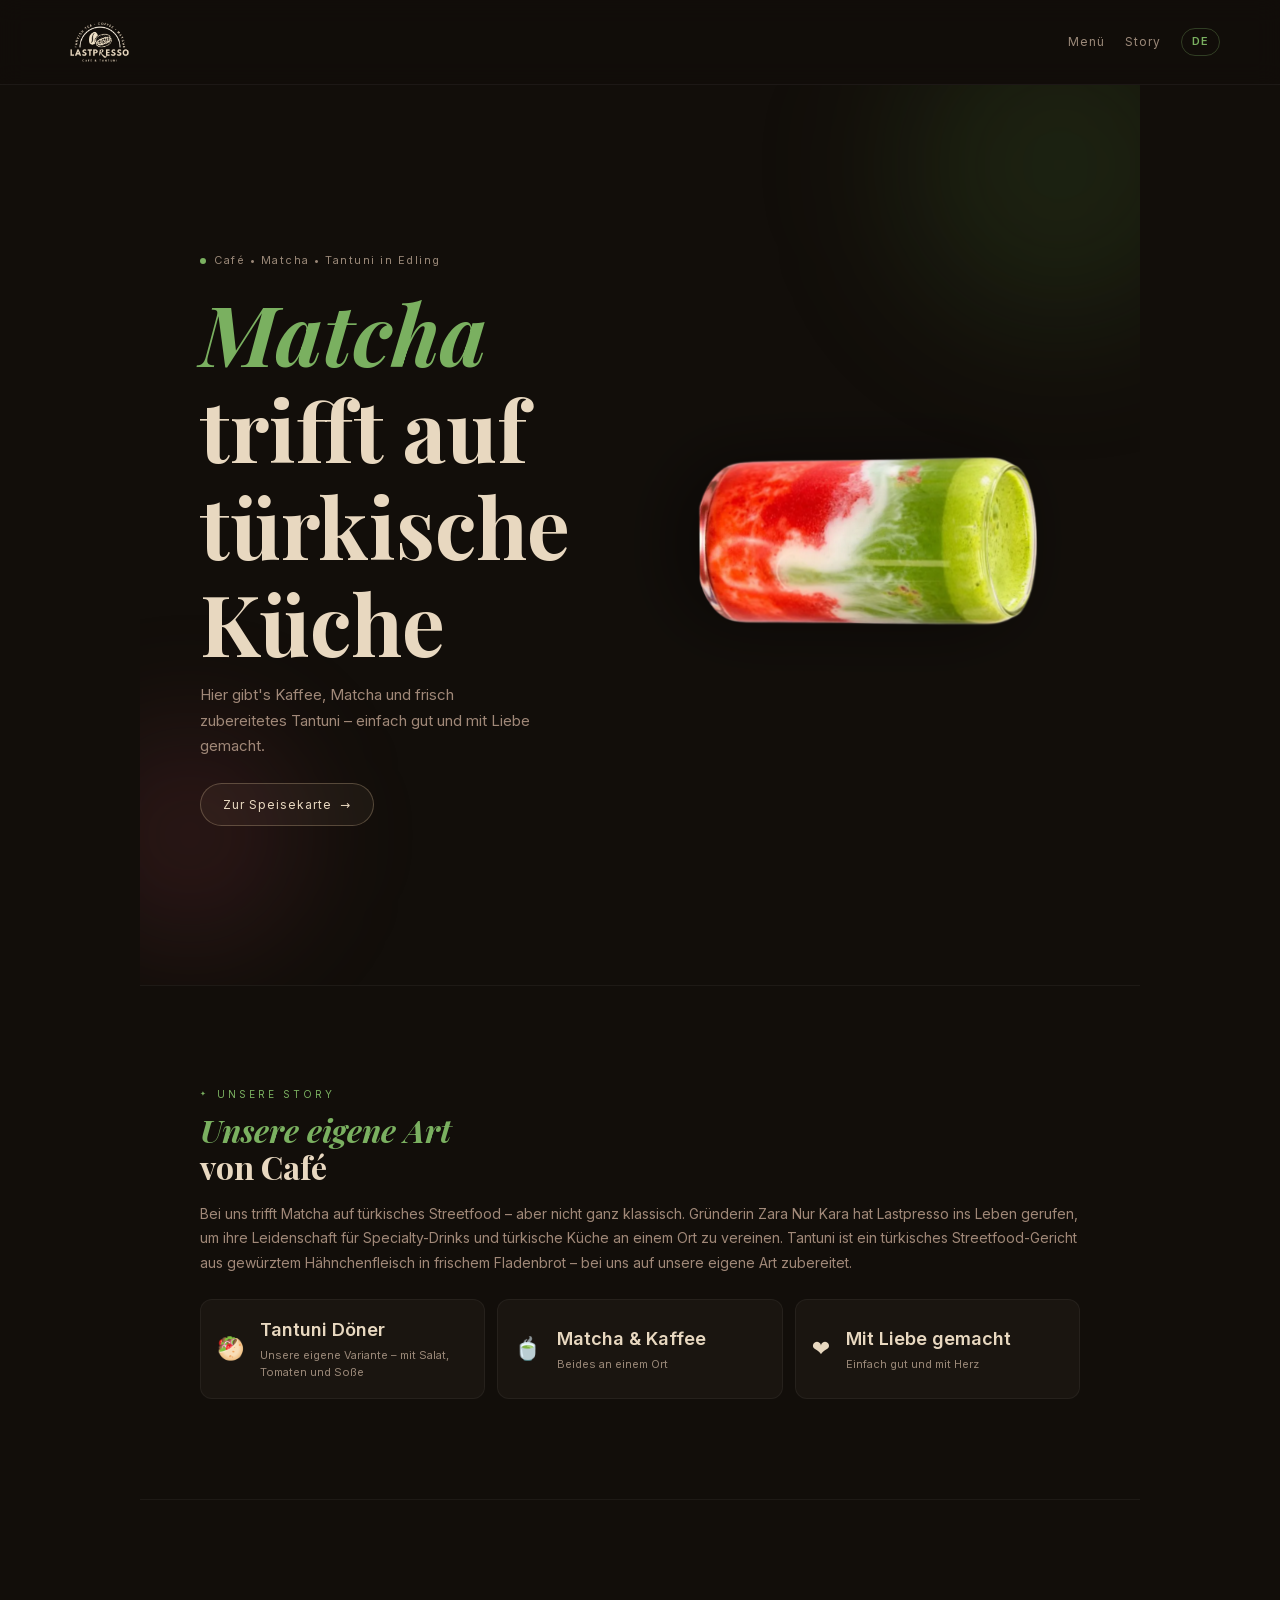
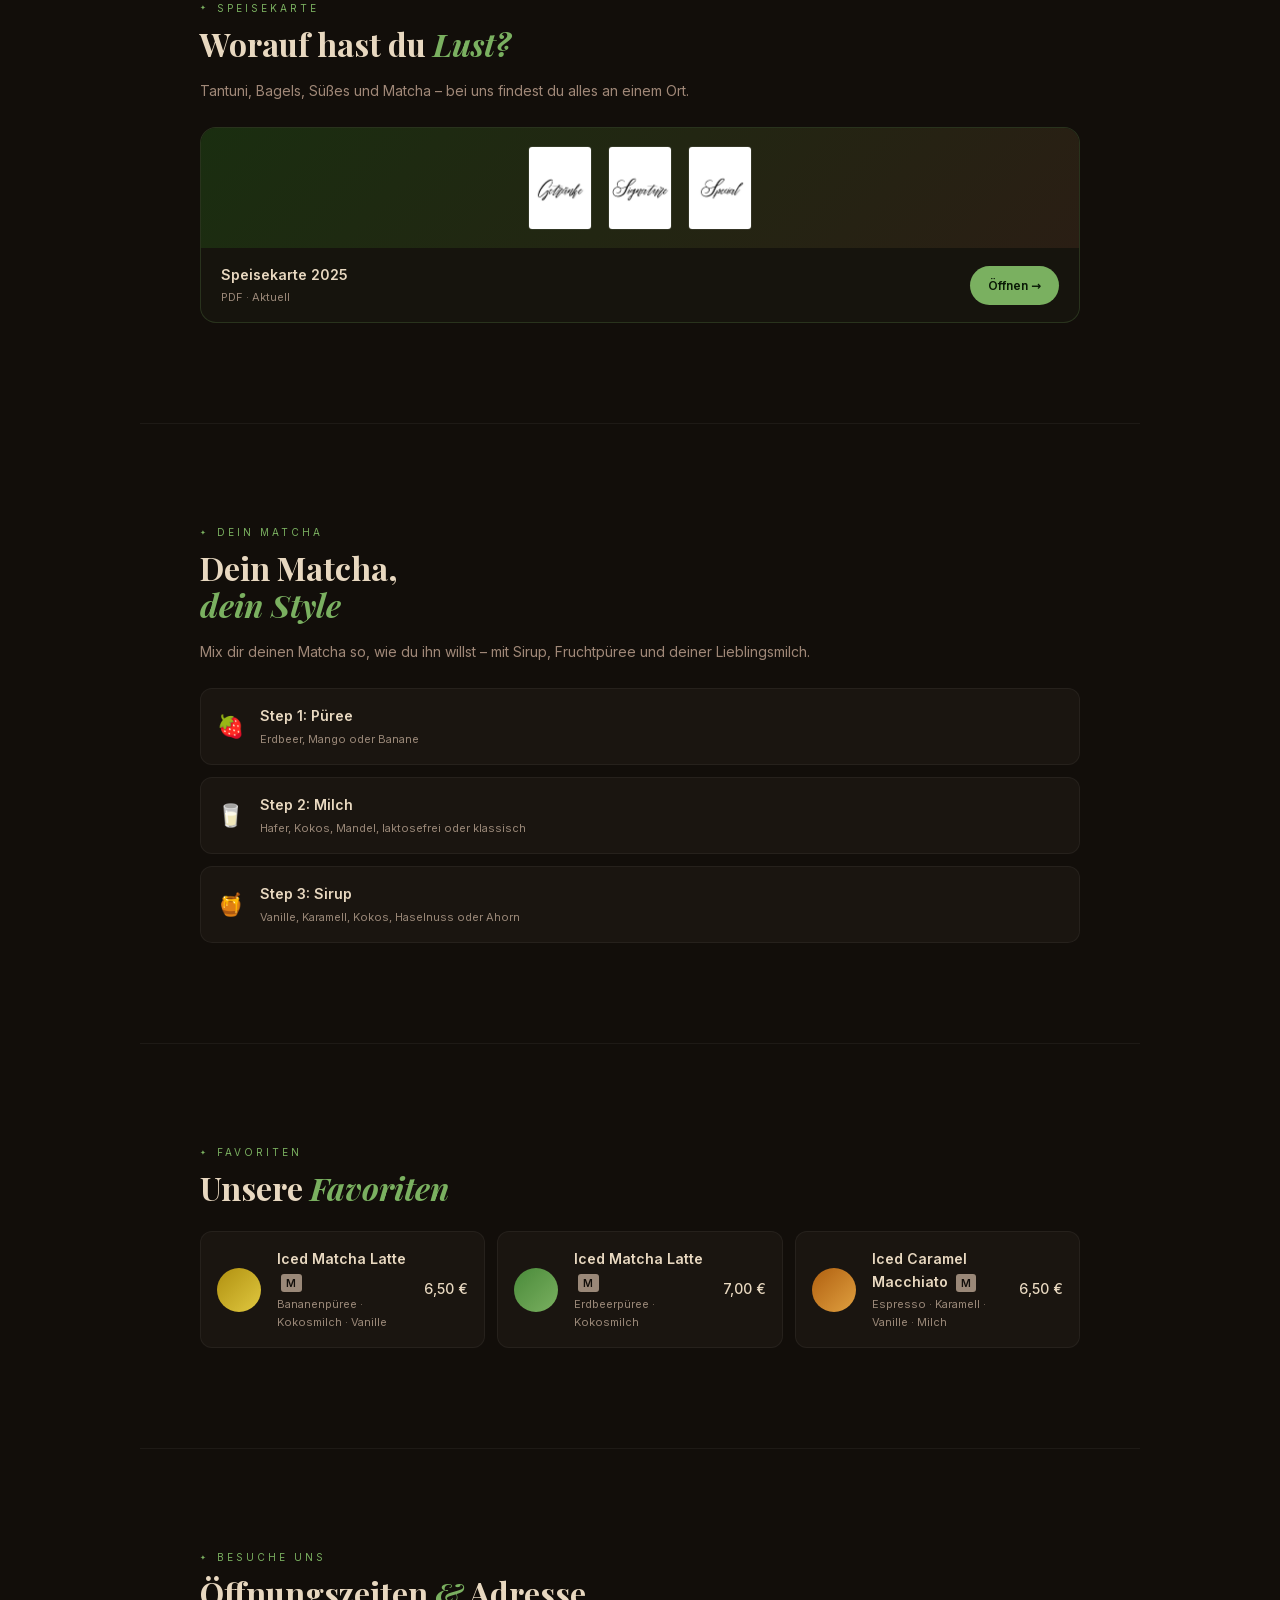
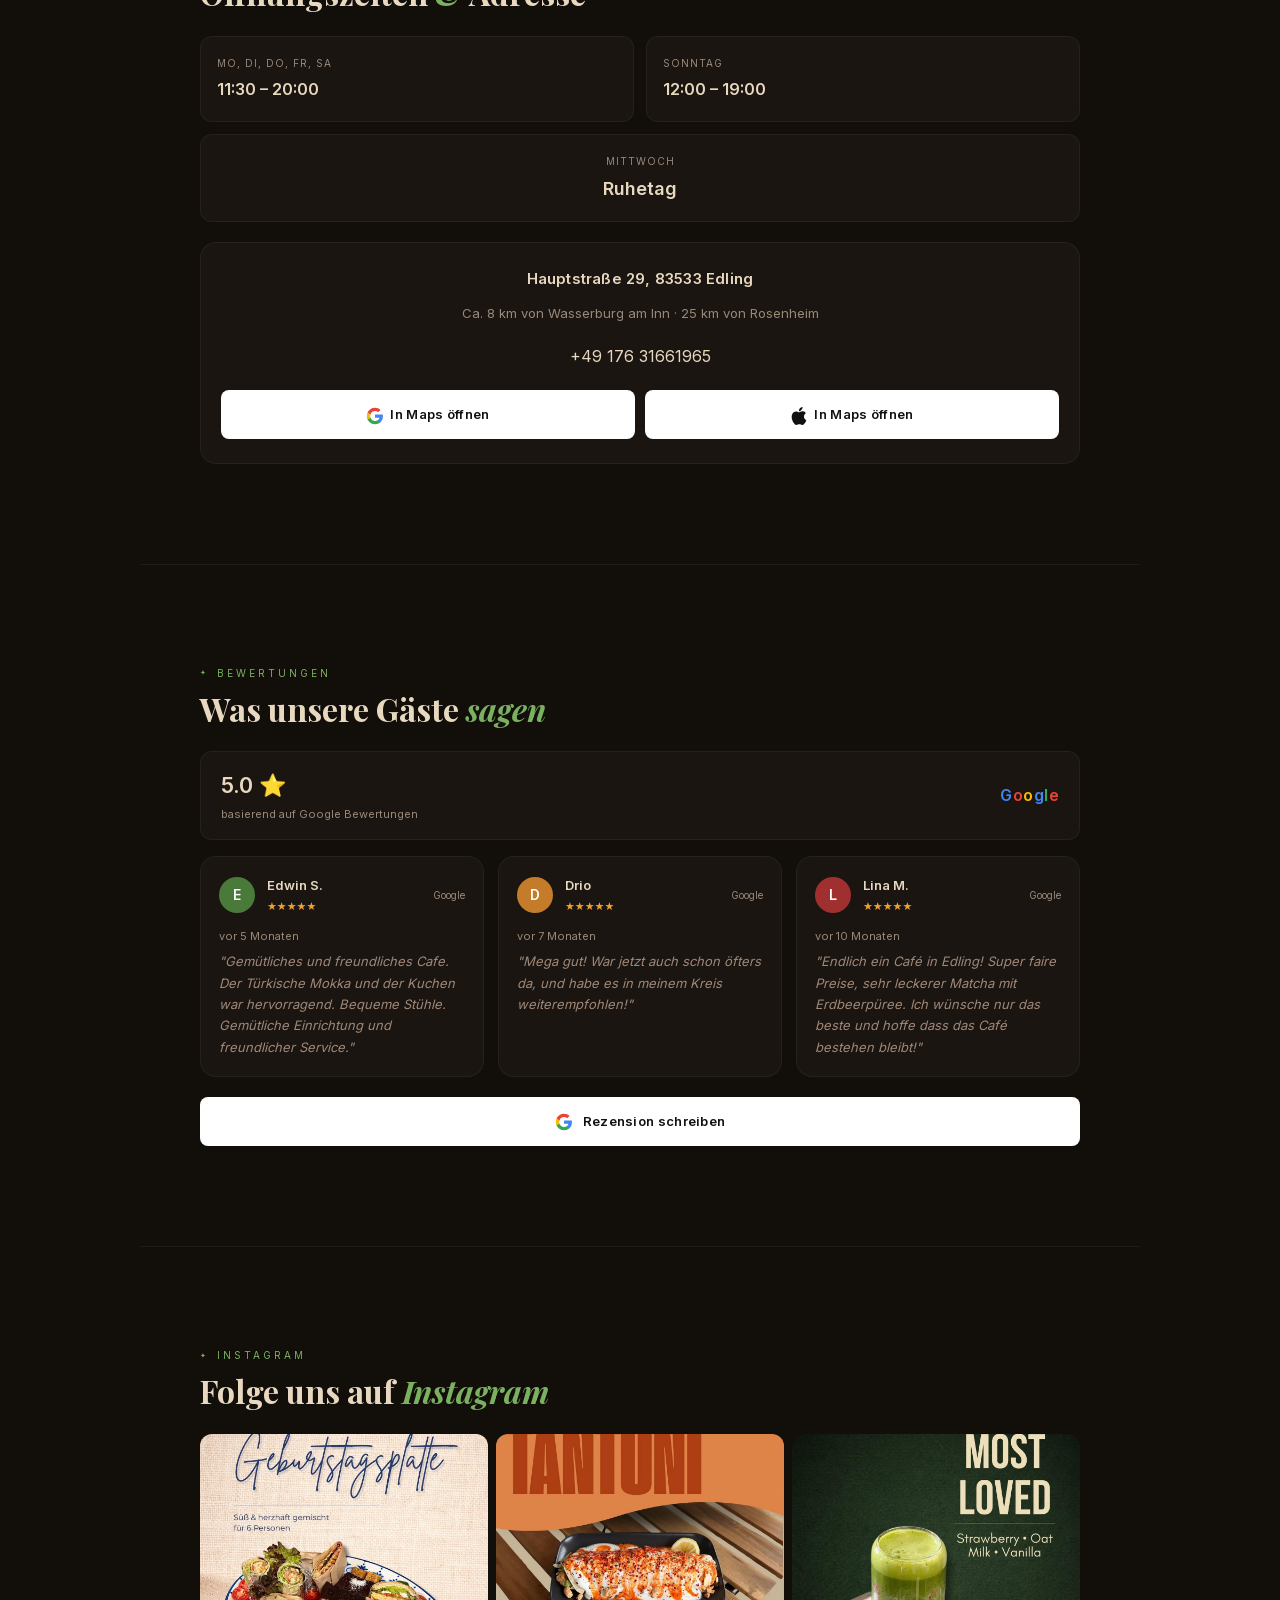
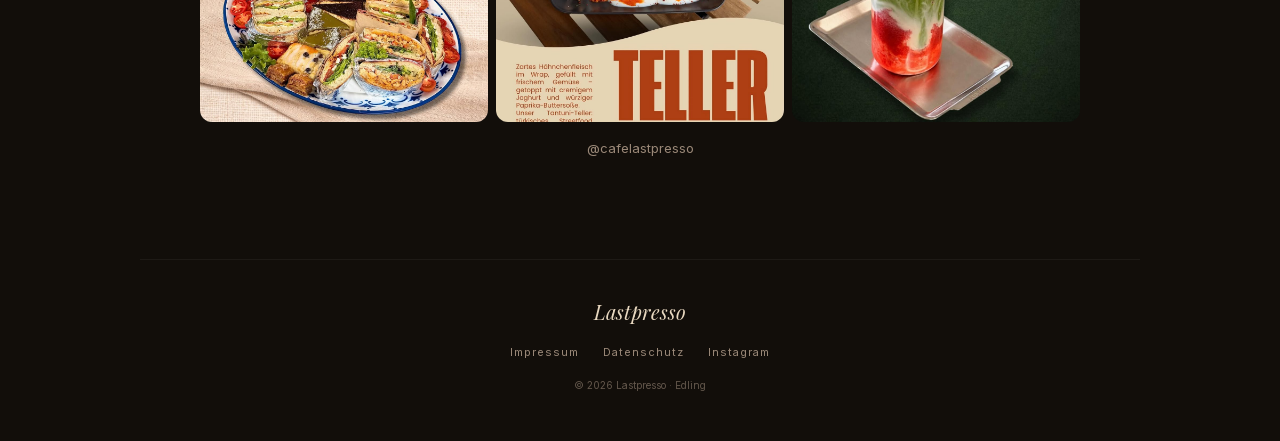
<file: index.html>
<!DOCTYPE html>
<html lang="de">
<head>
  <meta charset="UTF-8">
  <meta name="viewport" content="width=device-width, initial-scale=1.0">
  <meta name="description" content="Lastpresso – Dein Café in Edling bei Wasserburg am Inn. Handgemachter Matcha, Espresso und Tantuni – täglich frisch, mit Liebe gemacht.">
  <meta name="robots" content="index, follow">
  <meta name="theme-color" content="#120e0a">

  <!-- Open Graph -->
  <meta property="og:title" content="Lastpresso – Café Edling">
  <meta property="og:description" content="Handcrafted Matcha &amp; Espresso Drinks in Edling. Jeder Becher ein kleines Kunstwerk.">
  <meta property="og:image" content="https://lastpresso.de/assets/images/matcha-cup.png">
  <meta property="og:type" content="website">
  <meta property="og:locale" content="de_DE">
  <meta property="og:url" content="https://lastpresso.de/">

  <!-- Twitter Card -->
  <meta name="twitter:card" content="summary_large_image">
  <meta name="twitter:title" content="Lastpresso – Café Edling">
  <meta name="twitter:description" content="Handcrafted Matcha &amp; Espresso Drinks in Edling.">
  <meta name="twitter:image" content="https://lastpresso.de/assets/images/matcha-cup.png">

  <title>Lastpresso – Café & Matcha | Edling bei Wasserburg am Inn</title>
  <link rel="icon" type="image/png" href="assets/logo/beige.png">
  <link rel="apple-touch-icon" href="assets/logo/beige.png">

  <!-- Preload critical assets -->
  <link rel="preload" as="image" href="assets/images/matcha-cup.webp" type="image/webp">
  <link rel="preload" href="assets/fonts/inter-latin.woff2" as="font" type="font/woff2" crossorigin>

  <!-- GSAP (local) -->
  <script src="assets/js/gsap.min.js" defer></script>
  <script src="assets/js/ScrollTrigger.min.js" defer></script>

  <link rel="stylesheet" href="css/styles.css">

  <link rel="canonical" href="https://lastpresso.de/">

  <!-- Structured Data -->
  <script type="application/ld+json">
  {
    "@context": "https://schema.org",
    "@type": "CafeOrCoffeeShop",
    "@id": "https://lastpresso.de/#business",
    "name": "Lastpresso",
    "url": "https://lastpresso.de/",
    "telephone": "+4917631661965",
    "email": "lastpressocoffee@gmail.com",
    "priceRange": "€",
    "servesCuisine": ["Matcha", "Espresso", "Tantuni", "Türkisch"],
    "hasMenu": "https://lastpresso.de/assets/menu/speisekarte-menu.pdf",
    "image": "https://lastpresso.de/assets/images/matcha-cup.png",
    "logo": "https://lastpresso.de/assets/logo/beige.png",
    "address": {
      "@type": "PostalAddress",
      "streetAddress": "Hauptstraße 29",
      "addressLocality": "Edling",
      "postalCode": "83533",
      "addressRegion": "Bayern",
      "addressCountry": "DE"
    },
    "openingHoursSpecification": [
      {
        "@type": "OpeningHoursSpecification",
        "dayOfWeek": ["Monday","Tuesday","Thursday","Friday","Saturday"],
        "opens": "11:30",
        "closes": "20:00"
      },
      {
        "@type": "OpeningHoursSpecification",
        "dayOfWeek": ["Sunday"],
        "opens": "12:00",
        "closes": "19:00"
      }
    ],
    "servesCuisine": ["Matcha", "Espresso", "Tantuni", "Türkisch"],
    "aggregateRating": {
      "@type": "AggregateRating",
      "ratingValue": "5.0",
      "ratingCount": "48",
      "bestRating": "5"
    },
    "sameAs": ["https://www.instagram.com/cafelastpresso"]
  }
  </script>
</head>
<body>

  <nav class="nav" id="nav">
    <a class="nav-logo" href="#" aria-label="Lastpresso – Startseite">
      <img src="assets/logo/beige.png" alt="Lastpresso" class="nav-logo-img" width="120" height="60" loading="eager">
    </a>
    <div class="nav-right">
      <a class="nav-link" href="#menu" data-de="Menü" data-en="Menu">Menü</a>
      <a class="nav-link" href="#about" data-de="Story" data-en="Story">Story</a>
      <button class="lang-toggle" id="langToggle" aria-label="Switch language">DE</button>
    </div>
  </nav>

  <main>

  <!-- HERO -->
  <section class="hero" id="hero">
    <div class="hero-blob hero-blob--green"></div>
    <div class="hero-blob hero-blob--pink"></div>
    <div class="hero-inner">
      <div class="hero-text">
        <p class="hero-eyebrow">
          <span class="eyebrow-dot"></span>
          <span data-de="Café • Matcha • Tantuni in Edling" data-en="Café • Matcha • Tantuni in Edling">Café • Matcha • Tantuni in Edling</span>
        </p>
        <h1 class="hero-title">
          <em data-de="Matcha" data-en="Matcha">Matcha</em>
          <span data-de="trifft auf" data-en="meets">trifft auf</span><br>
          <span data-de="türkische Küche" data-en="Turkish cuisine">türkische Küche</span>
        </h1>
        <p class="hero-sub" data-de="Hier gibt's Kaffee, Matcha und frisch zubereitetes Tantuni – einfach gut und mit Liebe gemacht." data-en="Coffee, matcha and freshly made tantuni – simply good and made with love.">
          Hier gibt's Kaffee, Matcha und frisch zubereitetes Tantuni – einfach gut und mit Liebe gemacht.
        </p>
        <a class="hero-cta" href="#menu">
          <span data-de="Zur Speisekarte" data-en="View Menu">Zur Speisekarte</span>
          <span aria-hidden="true">→</span>
        </a>
      </div>
      <div class="cup-wrap">
        <div class="cup" id="cup">
          <picture>
            <source type="image/webp" srcset="assets/images/matcha-cup.webp">
            <img class="cup-img" src="assets/images/matcha-cup.png" alt="Lastpresso Erdbeer Matcha To-Go Becher" id="cupImg" width="320" height="400" fetchpriority="high">
          </picture>
          <div class="cup-fallback" id="cupFallback">
            <div class="cup-fallback-inner">LP</div>
          </div>
        </div>
      </div>
    </div>
  </section>

  <!-- ABOUT -->
  <section class="section" id="about">
    <p class="section-label" data-de="Unsere Story" data-en="Our Story">Unsere Story</p>
    <h2 class="section-title">
      <em data-de="Unsere eigene Art" data-en="Our own kind">Unsere eigene Art</em><br>
      <span data-de="von Café" data-en="of café">von Café</span>
    </h2>
    <p class="section-body" data-de="Bei uns trifft Matcha auf türkisches Streetfood – aber nicht ganz klassisch. Gründerin Zara Nur Kara hat Lastpresso ins Leben gerufen, um ihre Leidenschaft für Specialty-Drinks und türkische Küche an einem Ort zu vereinen. Tantuni ist ein türkisches Streetfood-Gericht aus gewürztem Hähnchenfleisch in frischem Fladenbrot – bei uns auf unsere eigene Art zubereitet." data-en="At Lastpresso, matcha meets Turkish street food – our own way. Founder Zara Nur Kara created the café to bring together her passion for specialty drinks and Turkish cuisine. Tantuni is a Turkish street food dish of spiced chicken served in flatbread – made our own way.">
      Bei uns trifft Matcha auf türkisches Streetfood – aber nicht ganz klassisch. Gründerin Zara Nur Kara hat Lastpresso ins Leben gerufen, um ihre Leidenschaft für Specialty-Drinks und türkische Küche an einem Ort zu vereinen. Tantuni ist ein türkisches Streetfood-Gericht aus gewürztem Hähnchenfleisch in frischem Fladenbrot – bei uns auf unsere eigene Art zubereitet.
    </p>
    <div class="about-grid">
      <div class="about-stat">
        <span class="stat-icon" aria-hidden="true">🥙</span>
        <div>
          <div class="stat-num" data-de="Tantuni Döner" data-en="Tantuni Döner">Tantuni Döner</div>
          <div class="stat-label" data-de="Unsere eigene Variante – mit Salat, Tomaten und Soße" data-en="Our own version – with salad, tomatoes and sauce">Unsere eigene Variante – mit Salat, Tomaten und Soße</div>
        </div>
      </div>
      <div class="about-stat">
        <span class="stat-icon" aria-hidden="true">🍵</span>
        <div>
          <div class="stat-num" data-de="Matcha & Kaffee" data-en="Matcha & Coffee">Matcha & Kaffee</div>
          <div class="stat-label" data-de="Beides an einem Ort" data-en="Both in one place">Beides an einem Ort</div>
        </div>
      </div>
      <div class="about-stat">
        <span class="stat-icon" aria-hidden="true">❤️</span>
        <div>
          <div class="stat-num" data-de="Mit Liebe gemacht" data-en="Made with love">Mit Liebe gemacht</div>
          <div class="stat-label" data-de="Einfach gut und mit Herz" data-en="Simply good and from the heart">Einfach gut und mit Herz</div>
        </div>
      </div>
    </div>
  </section>

  <!-- MENU -->
  <section class="section" id="menu">
    <p class="section-label" data-de="Speisekarte" data-en="Menu">Speisekarte</p>
    <h2 class="section-title">
      <span data-de="Worauf hast du" data-en="What are you">Worauf hast du</span>
      <em data-de="Lust?" data-en="in the mood for?">Lust?</em>
    </h2>
    <p class="section-body" data-de="Tantuni, Bagels, Süßes und Matcha – bei uns findest du alles an einem Ort." data-en="Tantuni, bagels, sweets and matcha – you'll find it all in one place with us.">
      Tantuni, Bagels, Süßes und Matcha – bei uns findest du alles an einem Ort.
    </p>
    <div class="menu-card">
      <div class="menu-card-preview" aria-hidden="true">
        <div class="menu-page-thumb"><img src="assets/images/1.png" alt="" width="80" height="128" loading="lazy"></div>
        <div class="menu-page-thumb"><img src="assets/images/2.png" alt="" width="80" height="128" loading="lazy"></div>
        <div class="menu-page-thumb"><img src="assets/images/3.png" alt="" width="80" height="128" loading="lazy"></div>
      </div>
      <div class="menu-card-body">
        <div>
          <p class="menu-card-title" data-de="Speisekarte 2025" data-en="Menu 2025">Speisekarte 2025</p>
          <p class="menu-card-sub">PDF · <span data-de="Aktuell" data-en="Current">Aktuell</span></p>
        </div>
        <a class="menu-btn" href="assets/menu/speisekarte-menu.pdf" target="_blank" rel="noopener">
          <span data-de="Öffnen" data-en="Open">Öffnen</span> →
        </a>
      </div>
    </div>
  </section>

  <!-- MATCHA CUSTOMIZING -->
  <section class="section" id="customize">
    <p class="section-label" data-de="Dein Matcha" data-en="Your Matcha">Dein Matcha</p>
    <h2 class="section-title">
      <span data-de="Dein Matcha," data-en="Your Matcha,">Dein Matcha,</span><br>
      <em data-de="dein Style" data-en="your style">dein Style</em>
    </h2>
    <p class="section-body" data-de="Mix dir deinen Matcha so, wie du ihn willst – mit Sirup, Fruchtpüree und deiner Lieblingsmilch." data-en="Mix your matcha however you like – with syrup, fruit purée and your favourite milk.">
      Mix dir deinen Matcha so, wie du ihn willst – mit Sirup, Fruchtpüree und deiner Lieblingsmilch.
    </p>
    <div class="customize-steps">
      <div class="customize-step">
        <span class="customize-step-icon" aria-hidden="true">🍓</span>
        <div>
          <p class="customize-step-title" data-de="Step 1: Püree" data-en="Step 1: Purée">Step 1: Püree</p>
          <p class="customize-step-desc" data-de="Erdbeer, Mango oder Banane" data-en="Strawberry, mango or banana">Erdbeer, Mango oder Banane</p>
        </div>
      </div>
      <div class="customize-step">
        <span class="customize-step-icon" aria-hidden="true">🥛</span>
        <div>
          <p class="customize-step-title" data-de="Step 2: Milch" data-en="Step 2: Milk">Step 2: Milch</p>
          <p class="customize-step-desc" data-de="Hafer, Kokos, Mandel, laktosefrei oder klassisch" data-en="Oat, coconut, almond, lactose-free or classic">Hafer, Kokos, Mandel, laktosefrei oder klassisch</p>
        </div>
      </div>
      <div class="customize-step">
        <span class="customize-step-icon" aria-hidden="true">🍯</span>
        <div>
          <p class="customize-step-title" data-de="Step 3: Sirup" data-en="Step 3: Syrup">Step 3: Sirup</p>
          <p class="customize-step-desc" data-de="Vanille, Karamell, Kokos, Haselnuss oder Ahorn" data-en="Vanilla, caramel, coconut, hazelnut or maple">Vanille, Karamell, Kokos, Haselnuss oder Ahorn</p>
        </div>
      </div>
    </div>
  </section>

  <!-- SIGNATURE DRINKS -->
  <section class="section" id="drinks">
    <p class="section-label" data-de="Favoriten" data-en="Favourites">Favoriten</p>
    <h2 class="section-title">
      <span data-de="Unsere" data-en="Our">Unsere</span>
      <em data-de="Favoriten" data-en="Favourites">Favoriten</em>
    </h2>
    <div class="drinks-grid">
      <div class="drink-item">
        <div class="drink-color drink-color--banana" aria-hidden="true"></div>
        <div>
          <p class="drink-name">Iced Matcha Latte <span class="drink-size">M</span></p>
          <p class="drink-desc" data-de="Bananenpüree · Kokosmilch · Vanille" data-en="Banana purée · Coconut milk · Vanilla">Bananenpüree · Kokosmilch · Vanille</p>
        </div>
        <span class="drink-price">6,50 €</span>
      </div>
      <div class="drink-item">
        <div class="drink-color drink-color--matcha" aria-hidden="true"></div>
        <div>
          <p class="drink-name">Iced Matcha Latte <span class="drink-size">M</span></p>
          <p class="drink-desc" data-de="Erdbeerpüree · Kokosmilch" data-en="Strawberry purée · Coconut milk">Erdbeerpüree · Kokosmilch</p>
        </div>
        <span class="drink-price">7,00 €</span>
      </div>
      <div class="drink-item">
        <div class="drink-color drink-color--caramel" aria-hidden="true"></div>
        <div>
          <p class="drink-name">Iced Caramel Macchiato <span class="drink-size">M</span></p>
          <p class="drink-desc" data-de="Espresso · Karamell · Vanille · Milch" data-en="Espresso · Caramel · Vanilla · Milk">Espresso · Karamell · Vanille · Milch</p>
        </div>
        <span class="drink-price">6,50 €</span>
      </div>
    </div>
  </section>

  <!-- HOURS & LOCATION -->
  <section class="section" id="visit">
    <p class="section-label" data-de="Besuche uns" data-en="Visit Us">Besuche uns</p>
    <h2 class="section-title">
      <span data-de="Öffnungszeiten" data-en="Opening Hours">Öffnungszeiten</span>
      <em>&</em>
      <span data-de="Adresse" data-en="Address">Adresse</span>
    </h2>
    <div class="hours-grid">
      <div class="hours-card">
        <p class="hours-day" data-de="Mo, Di, Do, Fr, Sa" data-en="Mon, Tue, Thu, Fri, Sat">Mo, Di, Do, Fr, Sa</p>
        <p class="hours-time">11:30 – 20:00</p>
      </div>
      <div class="hours-card">
        <p class="hours-day" data-de="Sonntag" data-en="Sunday">Sonntag</p>
        <p class="hours-time">12:00 – 19:00</p>
      </div>
      <div class="hours-card hours-card--closed">
        <p class="hours-day" data-de="Mittwoch" data-en="Wednesday">Mittwoch</p>
        <p class="hours-time hours-time--closed" data-de="Ruhetag" data-en="Closed">Ruhetag</p>
      </div>
    </div>
    <div class="location-block">
      <p class="location-address">Hauptstraße 29, 83533 Edling</p>
      <p class="location-region" data-de="Ca. 8 km von Wasserburg am Inn · 25 km von Rosenheim" data-en="Approx. 8 km from Wasserburg am Inn · 25 km from Rosenheim">Ca. 8 km von Wasserburg am Inn · 25 km von Rosenheim</p>
      <p class="location-phone"><a href="tel:+4917631661965">+49 176 31661965</a></p>
      <div class="location-actions">
        <a class="location-btn location-btn--google"
           href="https://www.google.com/maps/search/?api=1&query=Hauptstraße+29,+83533+Edling"
           target="_blank"
           rel="noopener noreferrer">
          <svg class="location-btn-icon" viewBox="0 0 24 24" xmlns="http://www.w3.org/2000/svg" aria-hidden="true">
            <path d="M22.56 12.25c0-.78-.07-1.53-.2-2.25H12v4.26h5.92c-.26 1.37-1.04 2.53-2.21 3.31v2.77h3.57c2.08-1.92 3.28-4.74 3.28-8.09z" fill="#4285F4"/>
            <path d="M12 23c2.97 0 5.46-.98 7.28-2.66l-3.57-2.77c-.98.66-2.23 1.06-3.71 1.06-2.86 0-5.29-1.93-6.16-4.53H2.18v2.84C3.99 20.53 7.7 23 12 23z" fill="#34A853"/>
            <path d="M5.84 14.09c-.22-.66-.35-1.36-.35-2.09s.13-1.43.35-2.09V7.07H2.18C1.43 8.55 1 10.22 1 12s.43 3.45 1.18 4.93l2.85-2.22.81-.62z" fill="#FBBC05"/>
            <path d="M12 5.38c1.62 0 3.06.56 4.21 1.64l3.15-3.15C17.45 2.09 14.97 1 12 1 7.7 1 3.99 3.47 2.18 7.07l3.66 2.84c.87-2.6 3.3-4.53 6.16-4.53z" fill="#EA4335"/>
          </svg>
          <span>In Maps öffnen</span>
        </a>
        <a class="location-btn location-btn--apple"
           href="https://maps.apple.com/?q=Hauptstraße+29,+83533+Edling"
           target="_blank"
           rel="noopener noreferrer">
          <svg class="location-btn-icon" viewBox="0 0 24 24" xmlns="http://www.w3.org/2000/svg" aria-hidden="true" fill="currentColor">
            <path d="M12.152 6.896c-.948 0-2.415-1.078-3.96-1.04-2.04.027-3.91 1.183-4.961 3.014-2.117 3.675-.54 9.103 1.519 12.09 1.013 1.454 2.208 3.09 3.792 3.039 1.52-.065 2.09-.987 3.935-.987 1.831 0 2.35.987 3.96.948 1.637-.026 2.676-1.48 3.676-2.948 1.156-1.688 1.636-3.325 1.662-3.415-.039-.013-3.182-1.221-3.22-4.857-.026-3.04 2.48-4.494 2.597-4.559-1.429-2.09-3.623-2.324-4.39-2.376-2-.156-3.675 1.09-4.61 1.09zM15.53 3.83c.843-1.012 1.4-2.427 1.245-3.83-1.207.052-2.662.805-3.532 1.818-.78.896-1.454 2.338-1.273 3.714 1.338.104 2.715-.688 3.559-1.701"/>
          </svg>
          <span>In Maps öffnen</span>
        </a>
      </div>
    </div>
  </section>

  <!-- TESTIMONIALS -->
  <section class="section" id="reviews">
    <p class="section-label" data-de="Bewertungen" data-en="Reviews">Bewertungen</p>
    <h2 class="section-title">
      <span data-de="Was unsere Gäste" data-en="What our guests">Was unsere Gäste</span>
      <em data-de="sagen" data-en="say">sagen</em>
    </h2>
    <div class="google-badge">
      <div>
        <p class="google-rating">5.0 <span aria-hidden="true">⭐</span></p>
        <p class="google-sub" data-de="basierend auf Google Bewertungen" data-en="based on Google reviews">basierend auf Google Bewertungen</p>
      </div>
      <div class="google-logo" aria-label="Google">
        <span style="color:#4285f4">G</span><span style="color:#ea4335">o</span><span style="color:#fbbc05">o</span><span style="color:#4285f4">g</span><span style="color:#34a853">l</span><span style="color:#ea4335">e</span>
      </div>
    </div>
    <div class="testimonials-grid">
      <article class="testimonial-card">
        <header class="t-header">
          <div class="t-avatar" style="--avatar-bg:#4a7a3a;" aria-hidden="true">E</div>
          <div>
            <p class="t-name">Edwin S.</p>
            <p class="t-stars" aria-label="5 von 5 Sternen">★★★★★</p>
          </div>
          <span class="t-source">Google</span>
        </header>
        <p class="t-time">vor 5 Monaten</p>
        <blockquote class="t-text">Gemütliches und freundliches Cafe. Der Türkische Mokka und der Kuchen war hervorragend. Bequeme Stühle. Gemütliche Einrichtung und freundlicher Service.</blockquote>
      </article>
      <article class="testimonial-card">
        <header class="t-header">
          <div class="t-avatar" style="--avatar-bg:#c47c2b;" aria-hidden="true">D</div>
          <div>
            <p class="t-name">Drio</p>
            <p class="t-stars" aria-label="5 von 5 Sternen">★★★★★</p>
          </div>
          <span class="t-source">Google</span>
        </header>
        <p class="t-time">vor 7 Monaten</p>
        <blockquote class="t-text">Mega gut! War jetzt auch schon öfters da, und habe es in meinem Kreis weiterempfohlen!</blockquote>
      </article>
      <article class="testimonial-card">
        <header class="t-header">
          <div class="t-avatar" style="--avatar-bg:#a03030;" aria-hidden="true">L</div>
          <div>
            <p class="t-name">Lina M.</p>
            <p class="t-stars" aria-label="5 von 5 Sternen">★★★★★</p>
          </div>
          <span class="t-source">Google</span>
        </header>
        <p class="t-time">vor 10 Monaten</p>
        <blockquote class="t-text">Endlich ein Café in Edling! Super faire Preise, sehr leckerer Matcha mit Erdbeerpüree. Ich wünsche nur das beste und hoffe dass das Café bestehen bleibt!</blockquote>
      </article>
    </div>
    <a class="review-cta"
       href="https://g.page/r/Cfk1dg92sIAuEBM/review"
       target="_blank"
       rel="noopener noreferrer">
      <svg class="review-cta-icon" viewBox="0 0 24 24" xmlns="http://www.w3.org/2000/svg" aria-hidden="true">
        <path d="M22.56 12.25c0-.78-.07-1.53-.2-2.25H12v4.26h5.92c-.26 1.37-1.04 2.53-2.21 3.31v2.77h3.57c2.08-1.92 3.28-4.74 3.28-8.09z" fill="#4285F4"/>
        <path d="M12 23c2.97 0 5.46-.98 7.28-2.66l-3.57-2.77c-.98.66-2.23 1.06-3.71 1.06-2.86 0-5.29-1.93-6.16-4.53H2.18v2.84C3.99 20.53 7.7 23 12 23z" fill="#34A853"/>
        <path d="M5.84 14.09c-.22-.66-.35-1.36-.35-2.09s.13-1.43.35-2.09V7.07H2.18C1.43 8.55 1 10.22 1 12s.43 3.45 1.18 4.93l2.85-2.22.81-.62z" fill="#FBBC05"/>
        <path d="M12 5.38c1.62 0 3.06.56 4.21 1.64l3.15-3.15C17.45 2.09 14.97 1 12 1 7.7 1 3.99 3.47 2.18 7.07l3.66 2.84c.87-2.6 3.3-4.53 6.16-4.53z" fill="#EA4335"/>
      </svg>
      <span data-de="Rezension schreiben" data-en="Write a review">Rezension schreiben</span>
    </a>
  </section>

  <!-- INSTAGRAM -->
  <section class="section" id="instagram">
    <p class="section-label" data-de="Instagram" data-en="Instagram">Instagram</p>
    <h2 class="section-title">
      <span data-de="Folge uns auf" data-en="Follow us on">Folge uns auf</span>
      <em>Instagram</em>
    </h2>
    <div class="insta-grid">
      <a href="https://instagram.com/cafelastpresso" target="_blank" rel="noopener noreferrer" class="insta-item" aria-label="Lastpresso Instagram Post 1">
        <img src="assets/images/insta1.jpg" alt="Lastpresso Café Edling Instagram" loading="lazy" width="360" height="451">
      </a>
      <a href="https://instagram.com/cafelastpresso" target="_blank" rel="noopener noreferrer" class="insta-item" aria-label="Lastpresso Instagram Post 2">
        <img src="assets/images/insta2.jpg" alt="Lastpresso Café Edling Instagram" loading="lazy" width="360" height="450">
      </a>
      <a href="https://instagram.com/cafelastpresso" target="_blank" rel="noopener noreferrer" class="insta-item" aria-label="Lastpresso Instagram Post 3">
        <img src="assets/images/insta3.jpg" alt="Lastpresso Café Edling Instagram" loading="lazy" width="360" height="451">
      </a>
    </div>
    <a class="insta-handle" href="https://instagram.com/cafelastpresso" target="_blank" rel="noopener noreferrer" aria-label="Lastpresso auf Instagram">@cafelastpresso</a>
  </section>

  </main>

  <!-- FOOTER -->
  <footer class="footer">
    <p class="footer-logo">Lastpresso</p>
    <nav class="footer-links" aria-label="Footer Navigation">
      <a class="footer-link" href="impressum.html" data-de="Impressum" data-en="Imprint">Impressum</a>
      <a class="footer-link" href="datenschutz.html" data-de="Datenschutz" data-en="Privacy">Datenschutz</a>
      <a class="footer-link" href="https://instagram.com/cafelastpresso" target="_blank" rel="noopener noreferrer">Instagram</a>
    </nav>
    <p class="footer-copy">© 2026 Lastpresso · Edling</p>
  </footer>

  <script src="js/main.js"></script>
</body>
</html>
</file>
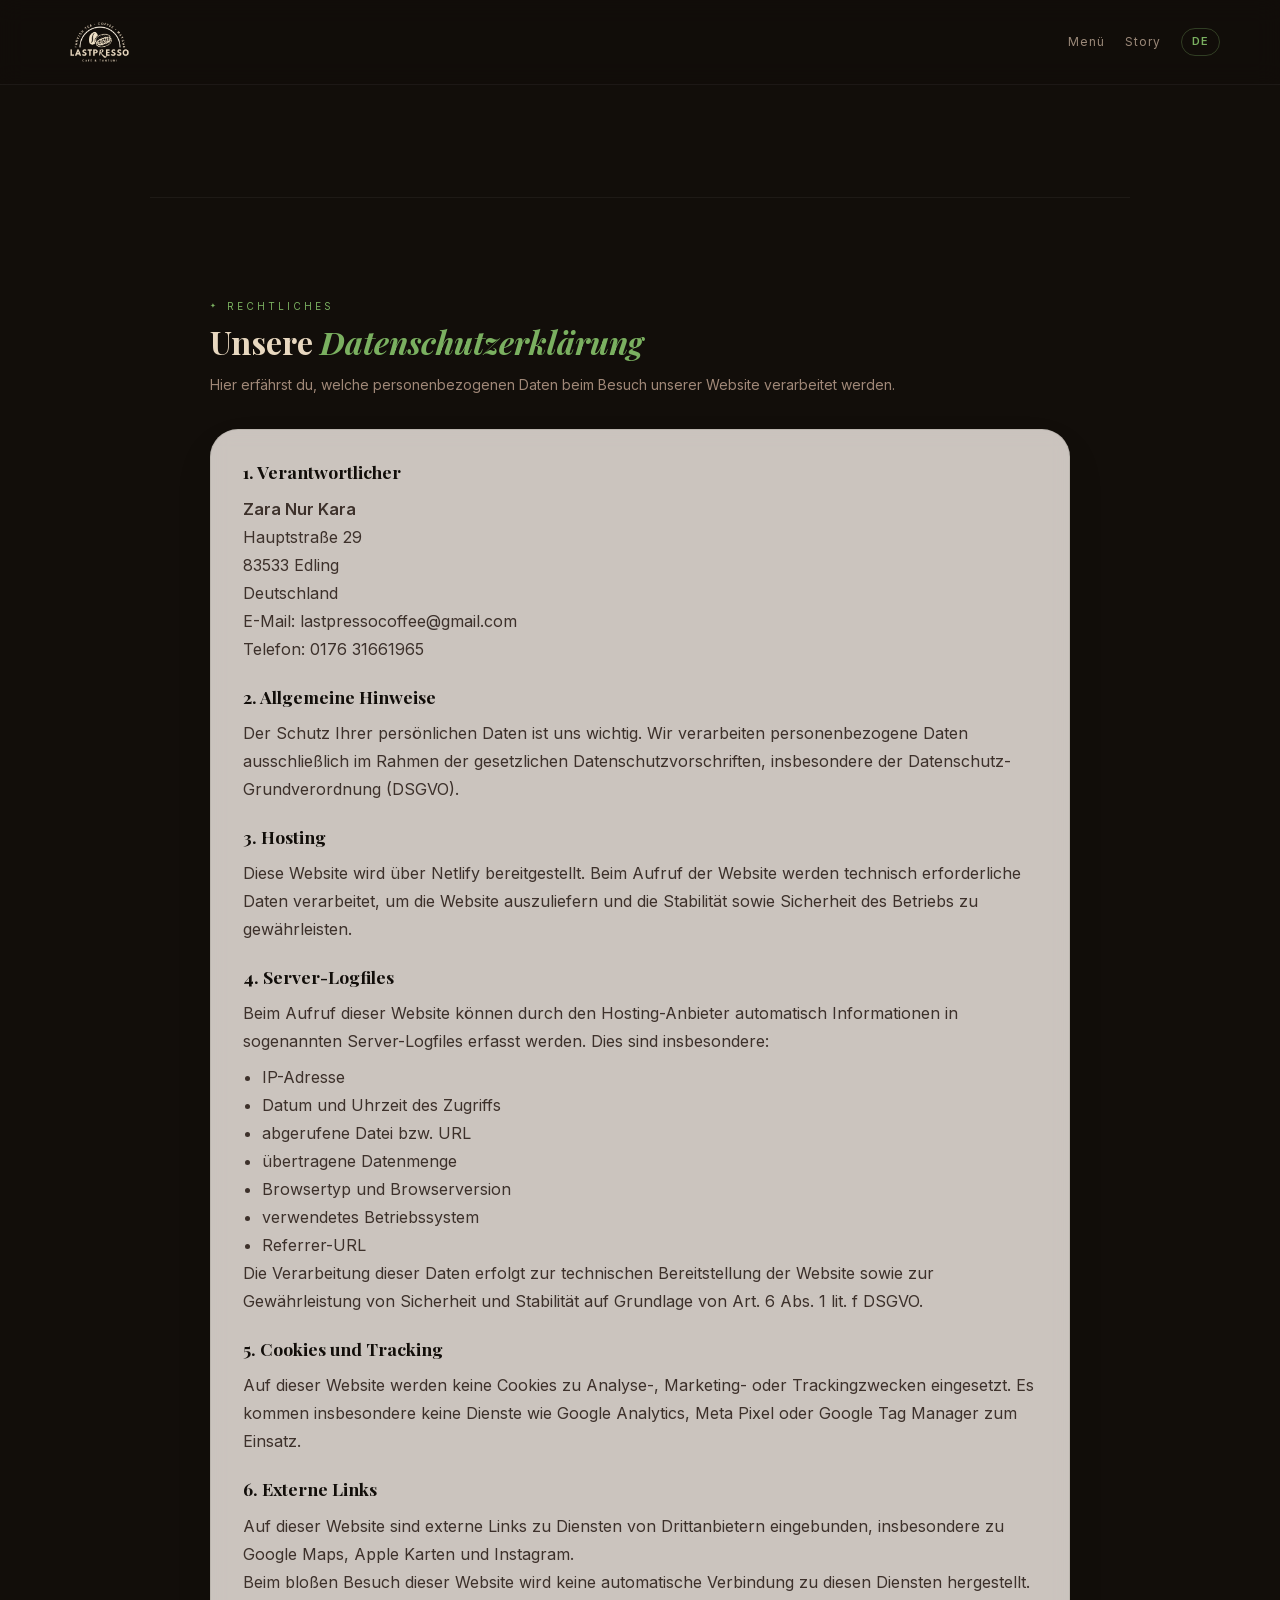
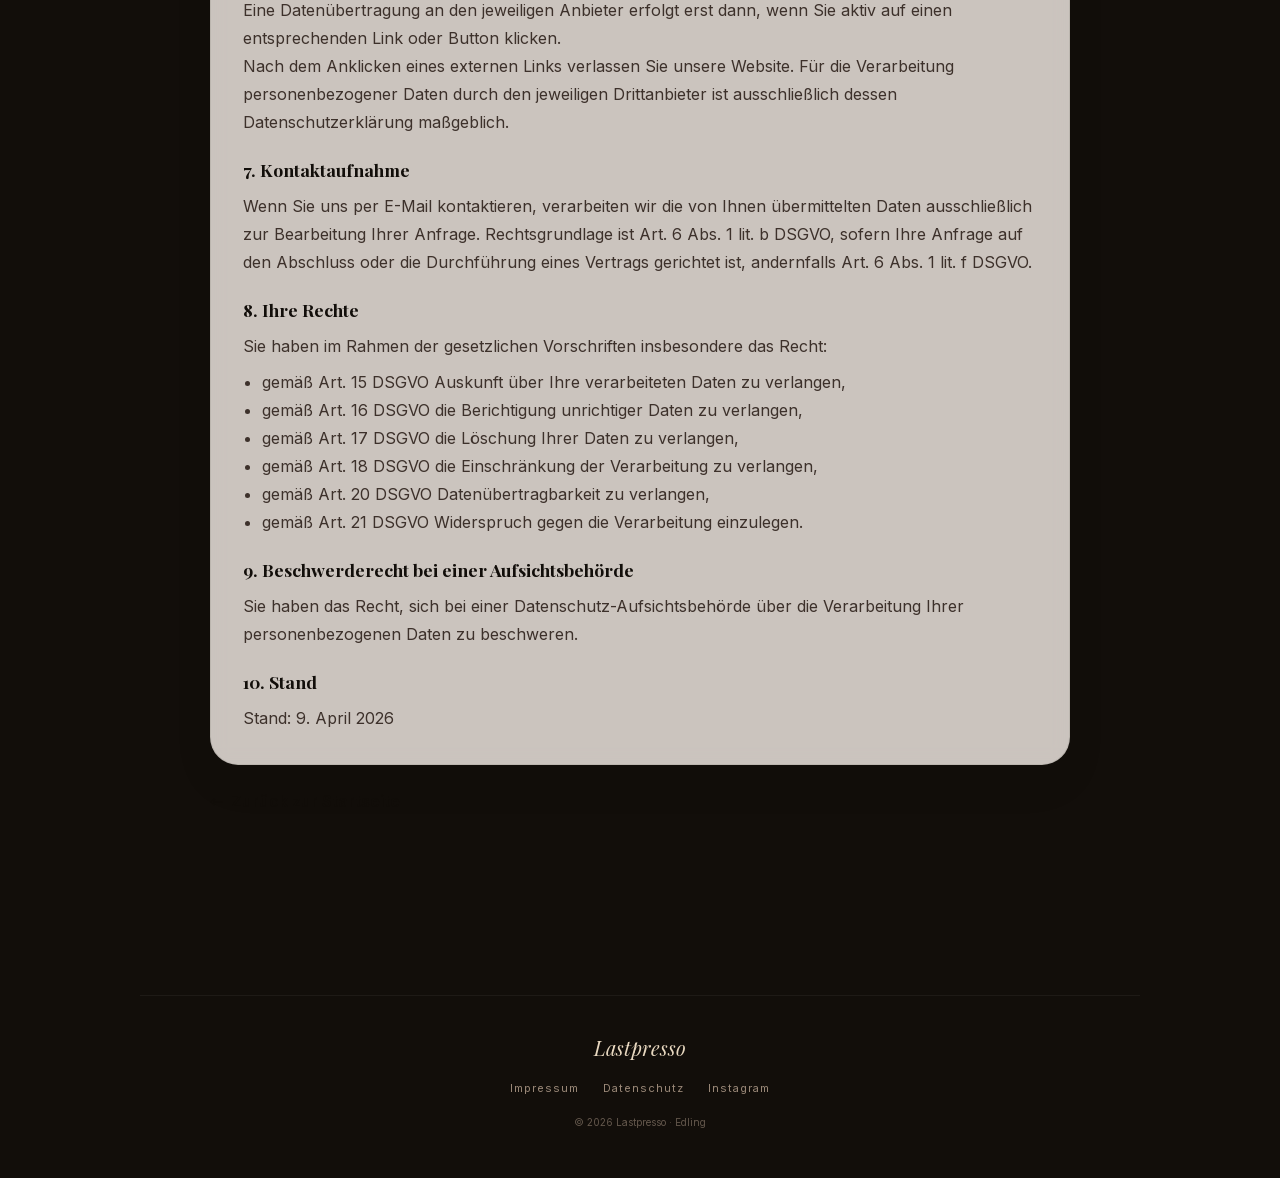
<file: datenschutz.html>
<!DOCTYPE html>
<html lang="de">
<head>
  <meta charset="UTF-8">
  <meta name="viewport" content="width=device-width, initial-scale=1.0">
  <meta name="description" content="Datenschutzerklärung von Lastpresso.">
  <meta name="robots" content="noindex, follow">
  <meta name="theme-color" content="#120e0a">

  <title>Datenschutzerklärung – Lastpresso</title>

  <link rel="canonical" href="https://lastpresso.de/datenschutz.html">
  <link rel="icon" type="image/png" href="assets/logo/beige.png">
  <link rel="apple-touch-icon" href="assets/logo/beige.png">
  <link rel="stylesheet" href="css/styles.css">

  <style>
    .legal-shell {
      padding-top: 7rem;
      padding-bottom: 5rem;
    }

    .legal-container {
      width: min(100% - 2rem, 980px);
      margin: 0 auto;
    }

    .legal-intro {
      margin-bottom: 2rem;
    }

    .legal-card {
      background: rgba(255, 248, 241, 0.78);
      border: 1px solid rgba(18, 14, 10, 0.08);
      border-radius: 28px;
      padding: 2rem;
      box-shadow: 0 18px 40px rgba(18, 14, 10, 0.07);
      backdrop-filter: blur(10px);
    }

    .legal-card + .legal-card {
      margin-top: 1.25rem;
    }

    .legal-title {
      margin: 0 0 0.75rem 0;
    }

    .legal-card p,
    .legal-card li,
    .legal-card address {
      line-height: 1.75;
      color: #3d312b;
    }

    .legal-card h2 {
      margin: 1.5rem 0 0.75rem;
      font-size: 1.1rem;
      color: #120e0a;
    }

    .legal-card h2:first-child {
      margin-top: 0;
    }

    .legal-card a {
      color: inherit;
      text-underline-offset: 0.16em;
    }

    .legal-card address {
      font-style: normal;
    }

    .legal-card ul {
      padding-left: 1.2rem;
      margin: 0.5rem 0 0;
    }

    .legal-back {
      display: inline-flex;
      align-items: center;
      gap: 0.45rem;
      margin-top: 1.5rem;
      text-decoration: none;
      color: #120e0a;
      font-weight: 600;
    }

    @media (max-width: 700px) {
      .legal-shell {
        padding-top: 6rem;
        padding-bottom: 4rem;
      }

      .legal-card {
        padding: 1.4rem;
        border-radius: 22px;
      }
    }
  </style>
</head>
<body>

  <nav class="nav" id="nav">
    <a class="nav-logo" href="index.html" aria-label="Lastpresso – Startseite">
      <img src="assets/logo/beige.png" alt="Lastpresso" class="nav-logo-img">
    </a>
    <div class="nav-right">
      <a class="nav-link" href="index.html#menu" data-de="Menü" data-en="Menu">Menü</a>
      <a class="nav-link" href="index.html#about" data-de="Story" data-en="Story">Story</a>
      <button class="lang-toggle" id="langToggle" aria-label="Switch language">DE</button>
    </div>
  </nav>

  <main class="legal-shell">
    <section class="section legal-container">
      <div class="legal-intro">
        <p class="section-label" data-de="Rechtliches" data-en="Legal">Rechtliches</p>
        <h1 class="section-title legal-title">
          <span data-de="Unsere" data-en="Our">Unsere</span>
          <em data-de="Datenschutzerklärung" data-en="Privacy Policy">Datenschutzerklärung</em>
        </h1>
        <p class="section-body" data-de="Hier erfährst du, welche personenbezogenen Daten beim Besuch unserer Website verarbeitet werden." data-en="Here you can learn which personal data may be processed when visiting our website.">
          Hier erfährst du, welche personenbezogenen Daten beim Besuch unserer Website verarbeitet werden.
        </p>
      </div>

      <div class="legal-card">
        <h2>1. Verantwortlicher</h2>
        <address>
          <strong>Zara Nur Kara</strong><br>
          Hauptstraße 29<br>
          83533 Edling<br>
          Deutschland<br>
          E-Mail: <a href="mailto:lastpressocoffee@gmail.com">lastpressocoffee@gmail.com</a><br>
          Telefon: <a href="tel:+4917631661965">0176 31661965</a>
        </address>

        <h2>2. Allgemeine Hinweise</h2>
        <p>
          Der Schutz Ihrer persönlichen Daten ist uns wichtig. Wir verarbeiten
          personenbezogene Daten ausschließlich im Rahmen der gesetzlichen
          Datenschutzvorschriften, insbesondere der Datenschutz-Grundverordnung (DSGVO).
        </p>

        <h2>3. Hosting</h2>
        <p>
          Diese Website wird über Netlify bereitgestellt. Beim Aufruf der Website
          werden technisch erforderliche Daten verarbeitet, um die Website auszuliefern
          und die Stabilität sowie Sicherheit des Betriebs zu gewährleisten.
        </p>

        <h2>4. Server-Logfiles</h2>
        <p>
          Beim Aufruf dieser Website können durch den Hosting-Anbieter automatisch
          Informationen in sogenannten Server-Logfiles erfasst werden. Dies sind insbesondere:
        </p>
        <ul>
          <li>IP-Adresse</li>
          <li>Datum und Uhrzeit des Zugriffs</li>
          <li>abgerufene Datei bzw. URL</li>
          <li>übertragene Datenmenge</li>
          <li>Browsertyp und Browserversion</li>
          <li>verwendetes Betriebssystem</li>
          <li>Referrer-URL</li>
        </ul>
        <p>
          Die Verarbeitung dieser Daten erfolgt zur technischen Bereitstellung der Website
          sowie zur Gewährleistung von Sicherheit und Stabilität auf Grundlage von
          Art. 6 Abs. 1 lit. f DSGVO.
        </p>

        <h2>5. Cookies und Tracking</h2>
        <p>
          Auf dieser Website werden keine Cookies zu Analyse-, Marketing- oder
          Trackingzwecken eingesetzt. Es kommen insbesondere keine Dienste wie
          Google Analytics, Meta Pixel oder Google Tag Manager zum Einsatz.
        </p>

        <h2>6. Externe Links</h2>
        <p>
          Auf dieser Website sind externe Links zu Diensten von Drittanbietern eingebunden,
          insbesondere zu Google Maps, Apple Karten und Instagram.
        </p>
        <p>
          Beim bloßen Besuch dieser Website wird keine automatische Verbindung zu diesen
          Diensten hergestellt. Eine Datenübertragung an den jeweiligen Anbieter erfolgt
          erst dann, wenn Sie aktiv auf einen entsprechenden Link oder Button klicken.
        </p>
        <p>
          Nach dem Anklicken eines externen Links verlassen Sie unsere Website. Für die
          Verarbeitung personenbezogener Daten durch den jeweiligen Drittanbieter ist
          ausschließlich dessen Datenschutzerklärung maßgeblich.
        </p>

        <h2>7. Kontaktaufnahme</h2>
        <p>
          Wenn Sie uns per E-Mail kontaktieren, verarbeiten wir die von Ihnen übermittelten
          Daten ausschließlich zur Bearbeitung Ihrer Anfrage. Rechtsgrundlage ist Art. 6
          Abs. 1 lit. b DSGVO, sofern Ihre Anfrage auf den Abschluss oder die Durchführung
          eines Vertrags gerichtet ist, andernfalls Art. 6 Abs. 1 lit. f DSGVO.
        </p>

        <h2>8. Ihre Rechte</h2>
        <p>Sie haben im Rahmen der gesetzlichen Vorschriften insbesondere das Recht:</p>
        <ul>
          <li>gemäß Art. 15 DSGVO Auskunft über Ihre verarbeiteten Daten zu verlangen,</li>
          <li>gemäß Art. 16 DSGVO die Berichtigung unrichtiger Daten zu verlangen,</li>
          <li>gemäß Art. 17 DSGVO die Löschung Ihrer Daten zu verlangen,</li>
          <li>gemäß Art. 18 DSGVO die Einschränkung der Verarbeitung zu verlangen,</li>
          <li>gemäß Art. 20 DSGVO Datenübertragbarkeit zu verlangen,</li>
          <li>gemäß Art. 21 DSGVO Widerspruch gegen die Verarbeitung einzulegen.</li>
        </ul>

        <h2>9. Beschwerderecht bei einer Aufsichtsbehörde</h2>
        <p>
          Sie haben das Recht, sich bei einer Datenschutz-Aufsichtsbehörde über die
          Verarbeitung Ihrer personenbezogenen Daten zu beschweren.
        </p>

        <h2>10. Stand</h2>
        <p>Stand: 9. April 2026</p>
      </div>

      <a class="legal-back" href="index.html">
        <span aria-hidden="true">←</span>
        <span data-de="Zurück zur Startseite" data-en="Back to home">Zurück zur Startseite</span>
      </a>
    </section>
  </main>

  <footer class="footer">
    <p class="footer-logo">Lastpresso</p>
    <nav class="footer-links" aria-label="Footer Navigation">
      <a class="footer-link" href="impressum.html" data-de="Impressum" data-en="Imprint">Impressum</a>
      <a class="footer-link" href="datenschutz.html" data-de="Datenschutz" data-en="Privacy">Datenschutz</a>
      <a class="footer-link" href="https://instagram.com/cafelastpresso" target="_blank" rel="noopener noreferrer">Instagram</a>
    </nav>
    <p class="footer-copy">© 2026 Lastpresso · Edling</p>
  </footer>

  <script src="js/main.js"></script>
</body>
</html>
</file>
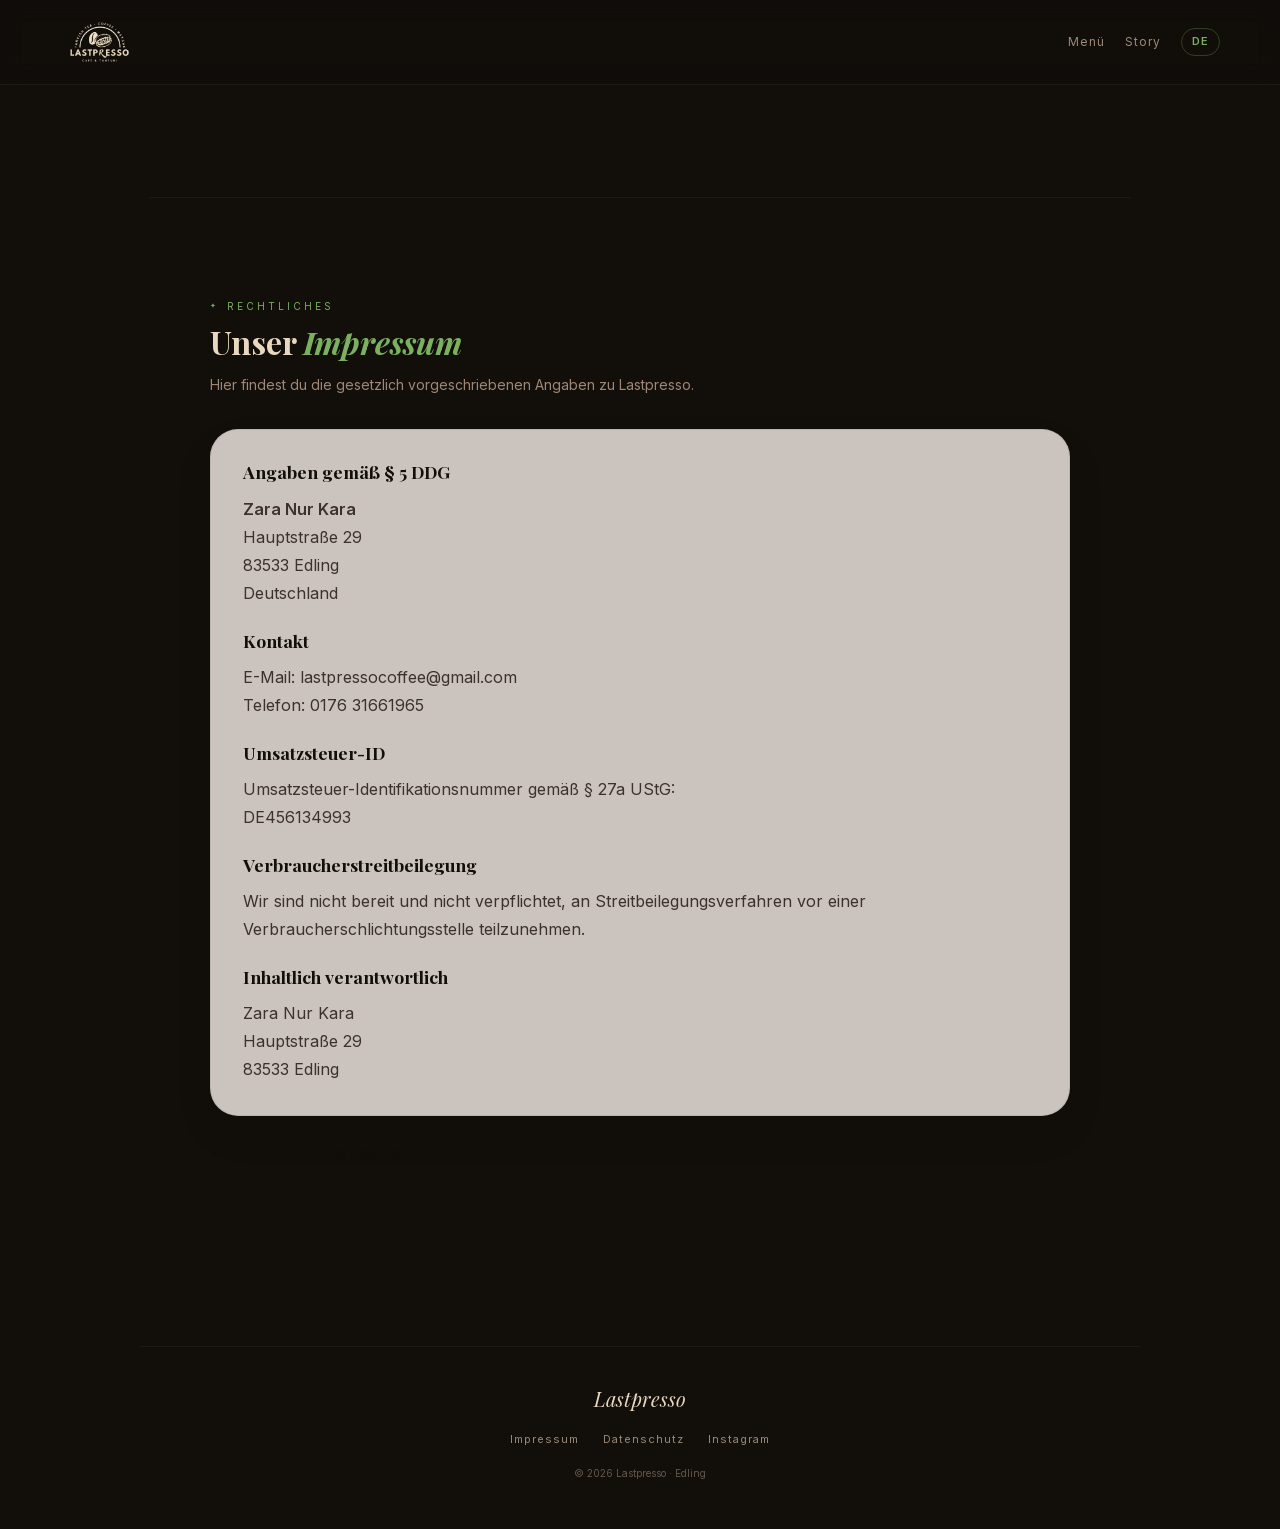
<file: impressum.html>
<!DOCTYPE html>
<html lang="de">
<head>
  <meta charset="UTF-8">
  <meta name="viewport" content="width=device-width, initial-scale=1.0">
  <meta name="description" content="Impressum von Lastpresso.">
  <meta name="robots" content="noindex, follow">
  <meta name="theme-color" content="#120e0a">

  <title>Impressum – Lastpresso</title>

  <link rel="canonical" href="https://lastpresso.de/impressum.html">
  <link rel="icon" type="image/png" href="assets/logo/beige.png">
  <link rel="apple-touch-icon" href="assets/logo/beige.png">
  <link rel="stylesheet" href="css/styles.css">

  <style>
    .legal-shell {
      padding-top: 7rem;
      padding-bottom: 5rem;
    }

    .legal-container {
      width: min(100% - 2rem, 980px);
      margin: 0 auto;
    }

    .legal-intro {
      margin-bottom: 2rem;
    }

    .legal-card {
      background: rgba(255, 248, 241, 0.78);
      border: 1px solid rgba(18, 14, 10, 0.08);
      border-radius: 28px;
      padding: 2rem;
      box-shadow: 0 18px 40px rgba(18, 14, 10, 0.07);
      backdrop-filter: blur(10px);
    }

    .legal-card + .legal-card {
      margin-top: 1.25rem;
    }

    .legal-title {
      margin: 0 0 0.75rem 0;
    }

    .legal-text,
    .legal-card p,
    .legal-card li,
    .legal-card address {
      line-height: 1.75;
      color: #3d312b;
    }

    .legal-card h2 {
      margin: 1.5rem 0 0.75rem;
      font-size: 1.1rem;
      color: #120e0a;
    }

    .legal-card h2:first-child {
      margin-top: 0;
    }

    .legal-card a {
      color: inherit;
      text-underline-offset: 0.16em;
    }

    .legal-card address {
      font-style: normal;
    }

    .legal-back {
      display: inline-flex;
      align-items: center;
      gap: 0.45rem;
      margin-top: 1.5rem;
      text-decoration: none;
      color: #120e0a;
      font-weight: 600;
    }

    @media (max-width: 700px) {
      .legal-shell {
        padding-top: 6rem;
        padding-bottom: 4rem;
      }

      .legal-card {
        padding: 1.4rem;
        border-radius: 22px;
      }
    }
  </style>
</head>
<body>

  <nav class="nav" id="nav">
    <a class="nav-logo" href="index.html" aria-label="Lastpresso – Startseite">
      <img src="assets/logo/beige.png" alt="Lastpresso" class="nav-logo-img">
    </a>
    <div class="nav-right">
      <a class="nav-link" href="index.html#menu" data-de="Menü" data-en="Menu">Menü</a>
      <a class="nav-link" href="index.html#about" data-de="Story" data-en="Story">Story</a>
      <button class="lang-toggle" id="langToggle" aria-label="Switch language">DE</button>
    </div>
  </nav>

  <main class="legal-shell">
    <section class="section legal-container">
      <div class="legal-intro">
        <p class="section-label" data-de="Rechtliches" data-en="Legal">Rechtliches</p>
        <h1 class="section-title legal-title">
          <span data-de="Unser" data-en="Our">Unser</span>
          <em data-de="Impressum" data-en="Imprint">Impressum</em>
        </h1>
        <p class="section-body" data-de="Hier findest du die gesetzlich vorgeschriebenen Angaben zu Lastpresso." data-en="Here you can find the legally required information about Lastpresso.">
          Hier findest du die gesetzlich vorgeschriebenen Angaben zu Lastpresso.
        </p>
      </div>

      <div class="legal-card">
        <h2>Angaben gemäß § 5 DDG</h2>
        <address>
          <strong>Zara Nur Kara</strong><br>
          Hauptstraße 29<br>
          83533 Edling<br>
          Deutschland
        </address>

        <h2>Kontakt</h2>
        <p>
          E-Mail:
          <a href="mailto:lastpressocoffee@gmail.com">lastpressocoffee@gmail.com</a><br>
          Telefon:
          <a href="tel:+4917631661965">0176 31661965</a>
        </p>

        <h2>Umsatzsteuer-ID</h2>
        <p>
          Umsatzsteuer-Identifikationsnummer gemäß § 27a UStG:<br>
          DE456134993
        </p>

        <h2>Verbraucherstreitbeilegung</h2>
        <p>
          Wir sind nicht bereit und nicht verpflichtet, an Streitbeilegungsverfahren
          vor einer Verbraucherschlichtungsstelle teilzunehmen.
        </p>

        <h2>Inhaltlich verantwortlich</h2>
        <p>
          Zara Nur Kara<br>
          Hauptstraße 29<br>
          83533 Edling
        </p>
      </div>

      <a class="legal-back" href="index.html">
        <span aria-hidden="true">←</span>
        <span data-de="Zurück zur Startseite" data-en="Back to home">Zurück zur Startseite</span>
      </a>
    </section>
  </main>

  <footer class="footer">
    <p class="footer-logo">Lastpresso</p>
    <nav class="footer-links" aria-label="Footer Navigation">
      <a class="footer-link" href="impressum.html" data-de="Impressum" data-en="Imprint">Impressum</a>
      <a class="footer-link" href="datenschutz.html" data-de="Datenschutz" data-en="Privacy">Datenschutz</a>
      <a class="footer-link" href="https://instagram.com/cafelastpresso" target="_blank" rel="noopener noreferrer">Instagram</a>
    </nav>
    <p class="footer-copy">© 2026 Lastpresso · Edling</p>
  </footer>

  <script src="js/main.js"></script>
</body>
</html>
</file>
<file: css/styles.css>
/* ===== LOCAL FONTS ===== */
@font-face {
  font-family: 'Inter';
  font-style: normal;
  font-weight: 400 600;
  font-display: swap;
  src: url('../assets/fonts/inter-latin.woff2') format('woff2');
  unicode-range: U+0000-00FF, U+0131, U+0152-0153, U+02BB-02BC, U+02C6, U+02DA, U+02DC, U+2000-206F, U+2074, U+20AC, U+2122, U+2191, U+2193, U+2212, U+2215, U+FEFF, U+FFFD;
}

@font-face {
  font-family: 'Playfair Display';
  font-style: italic;
  font-weight: 400 700;
  font-display: swap;
  src: url('../assets/fonts/playfair-display-italic.woff2') format('woff2');
}

@font-face {
  font-family: 'Playfair Display';
  font-style: normal;
  font-weight: 700;
  font-display: swap;
  src: url('../assets/fonts/playfair-display-700.woff2') format('woff2');
}

/* ===== VARIABLES ===== */
:root {
  --bg: #120e0a;
  --surface: #1a1510;
  --surface-2: #221c16;
  --text-primary: #e8d8c0;
  --text-secondary: #a08878;
  --text-muted: #9a8878;
  --accent-green: #7ab060;
  --accent-pink: #c04060;
  --border: rgba(255, 255, 255, 0.05);
  --border-hover: rgba(255, 255, 255, 0.1);

  --font-serif: 'Playfair Display', Georgia, serif;
  --font-sans: 'Inter', system-ui, sans-serif;

  --radius-sm: 8px;
  --radius-md: 12px;
  --radius-lg: 16px;
  --radius-full: 9999px;

  --section-padding: 64px 20px;
  --max-width: 480px;
}

/* ===== RESET ===== */
*, *::before, *::after { box-sizing: border-box; margin: 0; padding: 0; }
html { scroll-behavior: smooth; }
body {
  font-family: var(--font-sans);
  background: var(--bg);
  color: var(--text-primary);
  line-height: 1.6;
  -webkit-font-smoothing: antialiased;
}
img { display: block; max-width: 100%; }
a { text-decoration: none; color: inherit; }
button { border: none; background: none; cursor: pointer; font: inherit; }

/* ===== TYPOGRAPHY ===== */
h1, h2 {
  font-family: var(--font-serif);
  font-weight: 700;
  line-height: 1.15;
}
em { font-style: italic; color: var(--accent-green); }

/* ===== PAGE WRAPPER ===== */
body > footer {
  max-width: var(--max-width);
  margin-inline: auto;
  width: 100%;
}

/* ===== NAV ===== */
.nav {
  display: flex;
  justify-content: space-between;
  align-items: center;
  padding: 16px 20px;
  position: sticky;
  top: 0;
  z-index: 100;
  background: rgba(18, 14, 10, 0.85);
  backdrop-filter: blur(12px);
  -webkit-backdrop-filter: blur(12px);
  border-bottom: 1px solid var(--border);
  transition: background 0.3s;
}
.nav.scrolled { background: rgba(18, 14, 10, 0.97); }

.nav-logo {
  display: flex;
  align-items: center;
}

.nav-logo-img {
  height: 40px;
  width: auto;
  display: block;
}

.nav-right {
  display: flex;
  align-items: center;
  gap: 20px;
}

.nav-link {
  font-size: 12px;
  color: var(--text-muted);
  letter-spacing: 1px;
  transition: color 0.2s;
}
.nav-link:hover { color: var(--text-secondary); }

.lang-toggle {
  font-size: 11px;
  font-weight: 600;
  color: var(--accent-green);
  border: 1px solid rgba(122, 176, 96, 0.3);
  padding: 4px 10px;
  border-radius: var(--radius-full);
  letter-spacing: 1px;
  transition: background 0.2s;
}
.lang-toggle:hover { background: rgba(122, 176, 96, 0.1); }

/* ===== HERO ===== */
.hero {
  min-height: 100svh;
  display: flex;
  flex-direction: column;
  justify-content: center;
  padding: 48px 20px 48px;
  position: relative;
  overflow: hidden;
  max-width: var(--max-width);
  margin-inline: auto;
  width: 100%;
}

.hero-blob {
  position: absolute;
  border-radius: 50%;
  pointer-events: none;
}
.hero-blob--green {
  width: 320px;
  height: 320px;
  background: rgba(80, 130, 50, 0.18);
  filter: blur(70px);
  top: -80px;
  right: -80px;
}
.hero-blob--pink {
  width: 220px;
  height: 220px;
  background: rgba(200, 80, 100, 0.14);
  filter: blur(60px);
  bottom: 40px;
  left: -60px;
}

.hero-inner {
  display: flex;
  align-items: center;
  gap: 24px;
  position: relative;
  z-index: 1;
  min-height: 0;
}

.hero-text { flex: 1; position: relative; z-index: 1; }

.hero-eyebrow {
  display: flex;
  align-items: center;
  gap: 8px;
  font-size: 11px;
  color: var(--text-muted);
  letter-spacing: 1.5px;
  margin-bottom: 14px;
}
.eyebrow-dot {
  width: 6px;
  height: 6px;
  border-radius: 50%;
  background: var(--accent-green);
  flex-shrink: 0;
}

.hero-title {
  font-size: clamp(32px, 8vw, 46px);
  color: var(--text-primary);
  margin-bottom: 12px;
}

.hero-sub {
  font-size: 13px;
  color: var(--text-secondary);
  line-height: 1.7;
  margin-bottom: 24px;
  max-width: 220px;
}

.hero-cta {
  display: inline-flex;
  align-items: center;
  gap: 8px;
  padding: 11px 22px;
  border: 1px solid rgba(212, 184, 150, 0.3);
  border-radius: var(--radius-full);
  font-size: 12px;
  color: var(--text-primary);
  letter-spacing: 1px;
  background: rgba(212, 184, 150, 0.06);
  transition: background 0.2s, border-color 0.2s;
}
.hero-cta:hover {
  background: rgba(212, 184, 150, 0.12);
  border-color: rgba(212, 184, 150, 0.5);
}

/* Cup */
.cup-wrap {
  display: flex;
  flex-direction: column;
  align-items: center;
  gap: 8px;
  /* Mobile: absolut im Hintergrund */
  position: absolute;
  right: -40px;
  top: 50%;
  transform: translateY(-50%);
  opacity: 0.18;
  pointer-events: none;
  z-index: 0;
}

.cup {
  width: 320px;
  height: 475px;
  position: relative;
  display: flex;
  align-items: center;
  justify-content: center;
  filter: drop-shadow(0 20px 40px rgba(0, 0, 0, 0.5));
}

.cup-img {
  width: 100%;
  height: 100%;
  object-fit: contain;
  will-change: transform;
  color: transparent; /* hide broken-image alt text */
}

.cup-fallback {
  position: absolute;
  inset: 0;
  background: linear-gradient(165deg, #2a3e1a 0%, #162010 100%);
  border-radius: 10px 10px 20px 20px;
  display: none;
  align-items: center;
  justify-content: center;
  border: 1px solid rgba(122, 176, 96, 0.12);
}
.cup-fallback-inner {
  width: 42px;
  height: 42px;
  border-radius: 50%;
  border: 1.5px solid rgba(212, 184, 150, 0.25);
  display: flex;
  align-items: center;
  justify-content: center;
  font-family: var(--font-serif);
  font-style: italic;
  font-size: 11px;
  color: rgba(212, 184, 150, 0.7);
}

/* ===== SHARED SECTION ===== */
.section {
  padding: var(--section-padding);
  border-top: 1px solid var(--border);
  max-width: var(--max-width);
  margin-inline: auto;
  width: 100%;
}

.section-label {
  font-size: 10px;
  letter-spacing: 3px;
  text-transform: uppercase;
  color: var(--accent-green);
  margin-bottom: 10px;
  display: flex;
  align-items: center;
  gap: 8px;
}
.section-label::before { content: '✦'; font-size: 7px; }

.section-title {
  font-size: clamp(24px, 6vw, 32px);
  color: var(--text-primary);
  margin-bottom: 16px;
}

.section-body {
  font-size: 14px;
  color: var(--text-secondary);
  line-height: 1.75;
}

/* ===== ABOUT ===== */
.about-grid {
  display: flex;
  flex-direction: column;
  gap: 12px;
  margin-top: 24px;
}

.about-stat {
  display: flex;
  align-items: center;
  gap: 16px;
  padding: 16px;
  background: var(--surface);
  border: 1px solid var(--border);
  border-radius: var(--radius-md);
  transition: border-color 0.2s;
}
.about-stat:hover { border-color: var(--border-hover); }

.stat-icon { font-size: 22px; flex-shrink: 0; }
.stat-num { font-size: 18px; font-weight: 600; color: var(--text-primary); }
.stat-label { font-size: 11px; color: var(--text-muted); margin-top: 2px; }

/* ===== MENU ===== */
.menu-card {
  margin-top: 24px;
  border: 1px solid rgba(122, 176, 96, 0.2);
  border-radius: var(--radius-lg);
  overflow: hidden;
  background: rgba(122, 176, 96, 0.04);
}

.menu-card-preview {
  height: 120px;
  background: linear-gradient(135deg, #1a2e10 0%, #2a1e14 100%);
  display: flex;
  align-items: center;
  justify-content: center;
  gap: 16px;
  padding: 16px;
}

.menu-page-thumb {
  width: 64px;
  height: 84px;
  border-radius: 4px;
  border: 1px solid rgba(255, 255, 255, 0.08);
  overflow: hidden;
}

.menu-page-thumb img {
  width: 100%;
  height: 100%;
  object-fit: cover;
  display: block;
}

.menu-card-body {
  padding: 16px 20px;
  display: flex;
  align-items: center;
  justify-content: space-between;
  gap: 12px;
}

.menu-card-title {
  font-size: 14px;
  font-weight: 600;
  color: var(--text-primary);
}
.menu-card-sub { font-size: 11px; color: var(--text-muted); margin-top: 2px; }

.menu-btn {
  padding: 10px 18px;
  background: var(--accent-green);
  border-radius: var(--radius-full);
  font-size: 12px;
  font-weight: 600;
  color: #0a1a06;
  white-space: nowrap;
  transition: opacity 0.2s;
  flex-shrink: 0;
}
.menu-btn:hover { opacity: 0.88; }

/* ===== SIGNATURE DRINKS ===== */
.drinks-grid {
  display: flex;
  flex-direction: column;
  gap: 12px;
  margin-top: 24px;
}

.drink-item {
  display: flex;
  align-items: center;
  gap: 16px;
  padding: 16px;
  background: var(--surface);
  border: 1px solid var(--border);
  border-radius: var(--radius-md);
  transition: border-color 0.2s;
}
.drink-item:hover { border-color: var(--border-hover); }

.drink-color {
  width: 44px;
  height: 44px;
  border-radius: 50%;
  flex-shrink: 0;
}
.drink-color--matcha { background: linear-gradient(135deg, #4a8a3a, #7ab060); }
.drink-color--caramel { background: linear-gradient(135deg, #b06010, #e0a040); }
.drink-color--banana { background: linear-gradient(135deg, #b09010, #e0c840); }

.drink-name { font-size: 14px; font-weight: 600; color: var(--text-primary); }
.drink-size { display: inline-block; font-size: 10px; font-weight: 700; color: var(--bg); background: var(--text-muted); border-radius: 3px; padding: 1px 5px; margin-left: 4px; vertical-align: middle; letter-spacing: 0.05em; }
.drink-desc { font-size: 11px; color: var(--text-muted); margin-top: 3px; }
.drink-price { margin-left: auto; font-size: 14px; color: var(--text-primary); font-weight: 500; flex-shrink: 0; }

/* ===== MATCHA CUSTOMIZING ===== */
.customize-steps {
  display: flex;
  flex-direction: column;
  gap: 12px;
  margin-top: 24px;
}

.customize-step {
  display: flex;
  align-items: center;
  gap: 16px;
  padding: 16px;
  background: var(--surface);
  border: 1px solid var(--border);
  border-radius: var(--radius-md);
  transition: border-color 0.2s;
}
.customize-step:hover { border-color: var(--border-hover); }

.customize-step-icon { font-size: 22px; flex-shrink: 0; }
.customize-step-title { font-size: 14px; font-weight: 600; color: var(--text-primary); }
.customize-step-desc { font-size: 11px; color: var(--text-muted); margin-top: 3px; }

/* ===== HOURS & LOCATION ===== */
.hours-grid {
  display: grid;
  grid-template-columns: 1fr 1fr;
  gap: 12px;
  margin-top: 24px;
}

.hours-card {
  padding: 18px 16px;
  background: var(--surface);
  border: 1px solid var(--border);
  border-radius: var(--radius-md);
}

.hours-day {
  font-size: 10px;
  color: var(--text-muted);
  letter-spacing: 1px;
  text-transform: uppercase;
  margin-bottom: 6px;
}
.hours-time {
  font-size: 16px;
  font-weight: 600;
  color: var(--text-primary);
}
.hours-card--closed {
  opacity: 1;
  grid-column: 1 / -1;
  text-align: center;
}
.hours-time--closed {
  font-size: 18px;
  font-weight: 600;
  color: var(--text-primary);
}

.location-block {
  margin-top: 20px;
  padding: 24px 20px;
  background: var(--surface);
  border: 1px solid var(--border);
  border-radius: var(--radius-lg);
  display: flex;
  flex-direction: column;
  align-items: center;
  gap: 20px;
  text-align: center;
}

.location-address {
  font-size: 15px;
  font-weight: 600;
  color: var(--text-primary);
  letter-spacing: 0.2px;
}

.location-region {
  font-size: 13px;
  color: var(--text-muted);
  margin-top: -8px;
}

.location-actions {
  display: flex;
  flex-direction: row;
  gap: 10px;
  width: 100%;
}

.location-btn {
  display: flex;
  align-items: flex-end;
  justify-content: center;
  gap: 6px;
  padding: 14px 16px;
  border-radius: var(--radius-sm);
  font-size: 13px;
  font-weight: 600;
  letter-spacing: 0.3px;
  transition: opacity 0.2s, transform 0.15s;
  flex: 1;
  background: #ffffff;
  color: #111111;
}
.location-btn:hover { opacity: 0.85; transform: translateY(-1px); }
.location-btn:active { transform: translateY(0); }

.location-btn-icon {
  width: 18px;
  height: 18px;
  flex-shrink: 0;
}

.location-btn--google {}
.location-btn--apple {}

/* ===== TESTIMONIALS ===== */
.google-badge {
  margin-top: 24px;
  padding: 16px 20px;
  display: flex;
  align-items: center;
  justify-content: space-between;
  border: 1px solid var(--border);
  border-radius: var(--radius-md);
  background: var(--surface);
}

.google-rating {
  font-size: 22px;
  font-weight: 700;
  color: var(--text-primary);
}
.google-sub {
  font-size: 11px;
  color: var(--text-muted);
  margin-top: 2px;
}
.google-logo {
  font-size: 16px;
  font-weight: 700;
  letter-spacing: 0.5px;
}

.testimonials-grid {
  display: flex;
  flex-direction: column;
  gap: 14px;
  margin-top: 16px;
}

.testimonial-card {
  padding: 18px;
  background: var(--surface);
  border: 1px solid var(--border);
  border-radius: var(--radius-lg);
  transition: border-color 0.2s;
}
.testimonial-card:hover { border-color: var(--border-hover); }

.t-header {
  display: flex;
  align-items: center;
  gap: 12px;
  margin-bottom: 12px;
}

.t-avatar {
  width: 36px;
  height: 36px;
  border-radius: 50%;
  background: var(--avatar-bg, #4a5a3a);
  display: flex;
  align-items: center;
  justify-content: center;
  font-size: 14px;
  font-weight: 700;
  color: #fff;
  flex-shrink: 0;
}

.t-name { font-size: 13px; font-weight: 600; color: var(--text-primary); }
.t-stars { font-size: 11px; color: #f0a030; margin-top: 2px; }
.t-source { margin-left: auto; font-size: 10px; color: var(--text-muted); }
.t-time { font-size: 11px; color: var(--text-muted); margin-bottom: 6px; }

.t-text {
  font-size: 13px;
  color: var(--text-secondary);
  line-height: 1.65;
  font-style: italic;
}
.t-text::before { content: '"'; }
.t-text::after { content: '"'; }

.review-cta {
  display: flex;
  align-items: center;
  justify-content: center;
  gap: 10px;
  margin-top: 20px;
  padding: 14px 20px;
  background: #ffffff;
  color: #111111;
  border-radius: var(--radius-sm);
  font-size: 13px;
  font-weight: 600;
  letter-spacing: 0.3px;
  transition: opacity 0.2s, transform 0.15s;
  width: 100%;
}
.review-cta:hover { opacity: 0.85; transform: translateY(-1px); }
.review-cta:active { transform: translateY(0); }

.review-cta-icon {
  width: 18px;
  height: 18px;
  flex-shrink: 0;
}

/* ===== INSTAGRAM ===== */
.insta-grid {
  display: grid;
  grid-template-columns: repeat(3, 1fr);
  gap: 8px;
  margin-top: 24px;
}

.insta-item {
  display: block;
  aspect-ratio: 1;
  overflow: hidden;
  border-radius: var(--radius-md);
}

.insta-item img {
  width: 100%;
  height: 100%;
  object-fit: cover;
  transition: transform 0.3s ease;
}

.insta-item:hover img {
  transform: scale(1.04);
}

.insta-handle {
  display: block;
  margin-top: 16px;
  text-align: center;
  font-size: 13px;
  color: var(--text-muted);
  transition: color 0.2s;
}
.insta-handle:hover { color: var(--text-secondary); }

/* ===== FOOTER ===== */
.footer {
  padding: 36px 20px 48px;
  border-top: 1px solid var(--border);
  text-align: center;
  max-width: var(--max-width);
  margin-inline: auto;
  width: 100%;
}

.footer-logo {
  font-family: var(--font-serif);
  font-style: italic;
  font-size: 20px;
  color: var(--text-primary);
  margin-bottom: 16px;
}

.footer-links {
  display: flex;
  justify-content: center;
  gap: 24px;
  margin-bottom: 16px;
  flex-wrap: wrap;
}

.footer-link {
  font-size: 11px;
  color: var(--text-muted);
  letter-spacing: 1px;
  transition: color 0.2s;
}
.footer-link:hover { color: var(--text-secondary); }

.footer-copy {
  font-size: 10px;
  color: var(--text-muted);
  opacity: 0.6;
}

/* ===== RESPONSIVE ===== */

/* Tablet: 540px+ */
@media (min-width: 540px) {
  :root { --max-width: 540px; }

  .hero-title { font-size: 52px; }
  .cup { width: 360px; height: 534px; }

  .about-grid { display: grid; grid-template-columns: 1fr 1fr; }
  .about-stat:last-child { grid-column: 1 / -1; }

  .testimonials-grid { display: grid; grid-template-columns: 1fr 1fr; }
  .testimonial-card:last-child { grid-column: 1 / -1; }
}

/* Tablet groß: 700px+ */
@media (min-width: 700px) {
  :root {
    --max-width: 680px;
    --section-padding: 72px 32px;
  }

  .nav { padding: 18px 32px; }

  .hero { padding: 64px 32px 60px; }
  .hero-title { font-size: 48px; }
  .hero-inner { gap: 36px; }

  /* Ab 700px: Cup wieder im normalen Layout-Fluss */
  .cup-wrap {
    position: relative;
    right: auto;
    top: auto;
    transform: none;
    opacity: 1;
    pointer-events: auto;
    flex-shrink: 0;
  }
  .cup { width: 260px; height: 385px; }
  /* Drinks: 2 columns at tablet */
  .drinks-grid {
    display: grid;
    grid-template-columns: 1fr 1fr;
  }
}

/* Desktop: 900px+ */
@media (min-width: 900px) {
  :root {
    --max-width: 820px;
    --section-padding: 88px 48px;
  }

  .nav { padding: 20px 48px; }

  .hero {
    padding: 80px 48px 72px;
    min-height: 100svh;
  }
  .hero-title { font-size: 72px; }
  .hero-sub { font-size: 15px; max-width: 340px; }
  .cup { width: 310px; height: 459px; }
  .hero-inner { gap: 56px; }

  /* About: 3 columns */
  .about-grid { grid-template-columns: 1fr 1fr 1fr; }
  .about-stat:last-child { grid-column: auto; }

  /* Drinks: 3 per row */
  .drinks-grid {
    display: grid;
    grid-template-columns: 1fr 1fr 1fr;
  }

  /* Testimonials: 3 columns */
  .testimonials-grid { grid-template-columns: 1fr 1fr 1fr; }
  .testimonial-card:last-child { grid-column: auto; }

}

/* Desktop groß: 1200px+ */
@media (min-width: 1200px) {
  :root {
    --max-width: 1000px;
    --section-padding: 100px 60px;
  }

  .nav { padding: 22px 60px; }

  .hero { padding: 88px 60px 80px; }
  .hero-title { font-size: 84px; }
  .cup { width: 420px; height: 622px; }
  .hero-inner { gap: 64px; }
}

/* Sehr kleines Gerät: max 360px */
@media (max-width: 360px) {
  .nav { padding: 14px; }
  .nav-right { gap: 12px; }
  .nav-link { display: none; }
  .hero { padding: 40px 14px 36px; }
  .hero-title { font-size: 28px; }
  .cup { width: 150px; height: 222px; }
}

/* Bewegungsreduktion */
@media (prefers-reduced-motion: reduce) {
  .cup-img { will-change: auto; }
  html { scroll-behavior: auto; }
}
</file>
